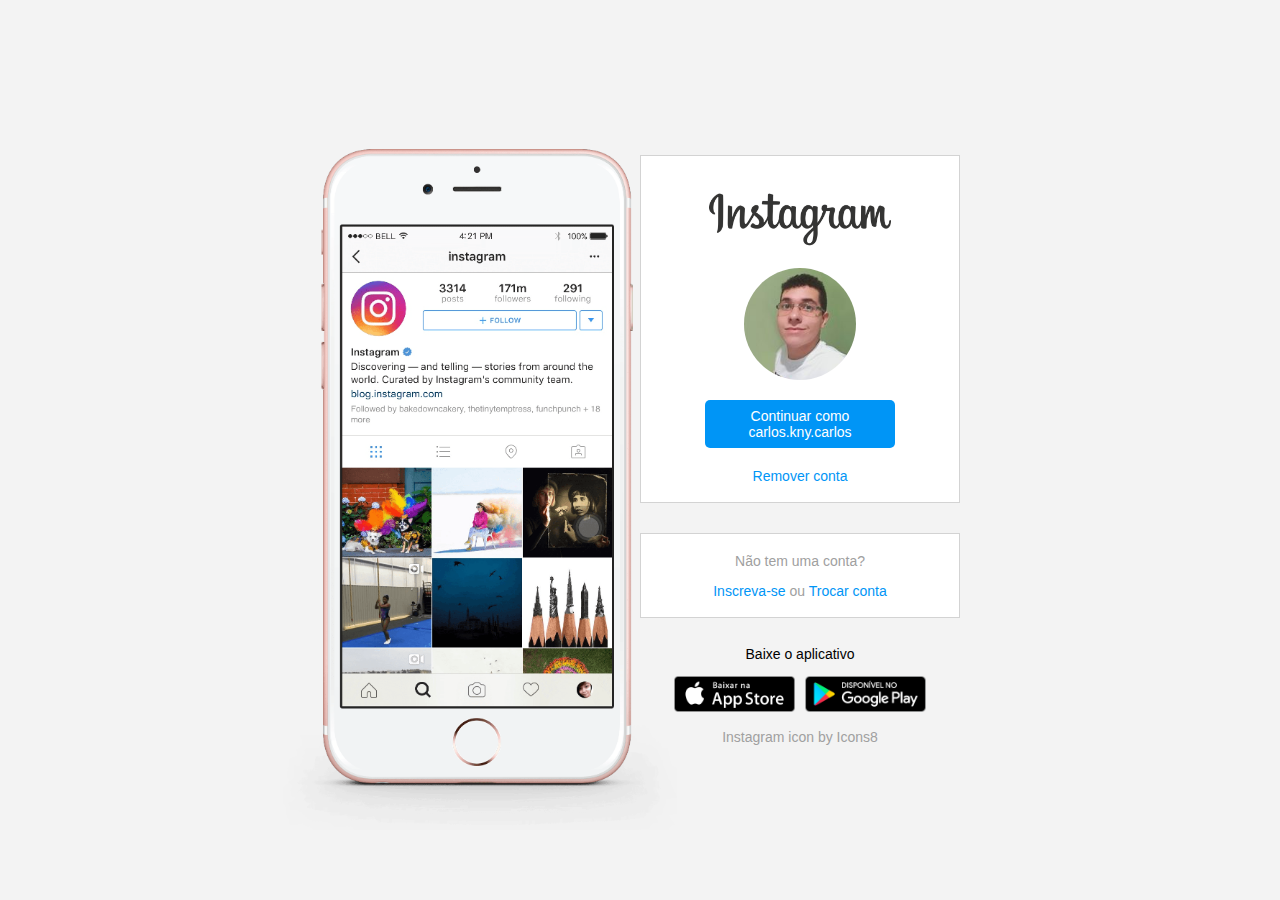
<file: c_instagram/index.html>
<!DOCTYPE html>
<html lang="pt-br">

<head>
    <meta charset="utf-8">
    <meta http-equiv="X-UA-Compatible" content="IE=edge">
    <meta name="viewpor" content="width=device-width, initial-scale=1.0">
    <!-- css -->
    <link rel="stylesheet" href="css/style.css">
    <link rel="stylesheet" href="css/responsivo.css">
    <!-- fim css -->

    <!-- favicon -->
    <link rel="shortcut icon" href="favicon/favicon.ico" type="image/x-icon">
    <!-- fim favicon -->
    <title>
        Clone-Instagram
    </title>
</head>

<body>
    <div class="instagram-wrapper">
        <div class="instagram-phone">
            <img src="img/instagram-celular.png" alt="Celular com instagram">
        </div>
        <div class="instagram-continue">
            <div class="group">
                <a href="#"><img class="instagram-logo" src="img/instagram-1594387_1280.png" alt="instagram logo"></a>

                <div class="profile-photo">
                    <img src="img/mypf.jpg" alt="Foto de perfil">
                </div>

                <a href="#" class="instagram-login"> Continuar como carlos.kny.carlos</a>

                <a href="#" class="instagram-logout">Remover conta</a>
            </div>

            <div class="group">
                <p class="not-account">
                    Não tem uma conta?
                </p>
                <p class="not-account">
                    <span class="link-blue">
                        <a href="#">Inscreva-se</a>
                    </span>
                    ou
                    <span class="link-blue">
                        <a href="#">Trocar conta</a>
                    </span>
                </p>
            </div>

            <div class="get-the-apps">
                <p class="get-the-apps">
                    Baixe o aplicativo
                </p>

                <div class="download">

                    <a href="#">
                        <img class="playstore" src="img/68006a2bb372.png" alt="baixe na playstore">
                    </a>
                    <a href="#">

                        <img class="applestore" src="img/2f2a0c05b2f3.png" alt="baixe no app store">
                    </a>


                </div class="download">

            </div>

            <div class="cpr-favicon">
                <a target="_blank" href="https://icons8.com/icon/Xy10Jcu1L2Su/instagram">Instagram</a> icon by <a
                    target="_blank" href="https://icons8.com">Icons8</a>
            </div>
        </div>
    </div>

</body>

</html>
</file>
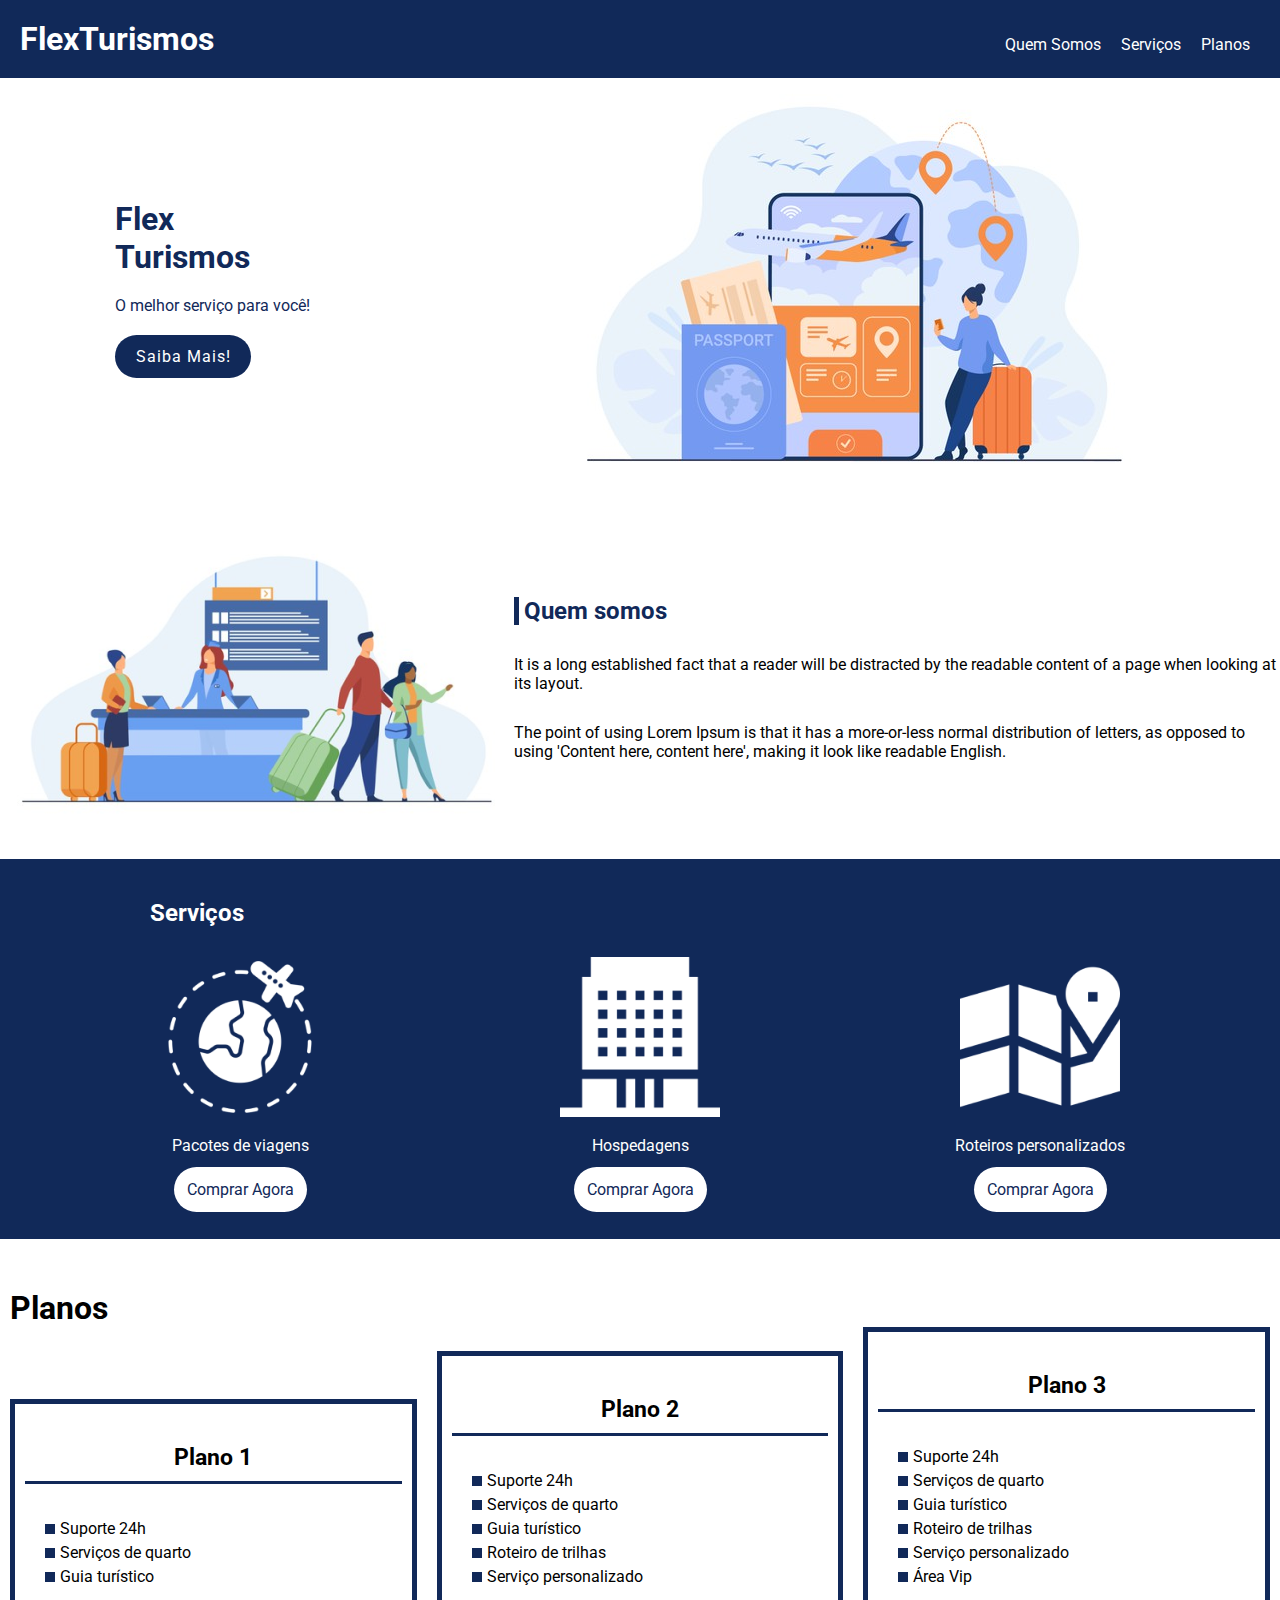
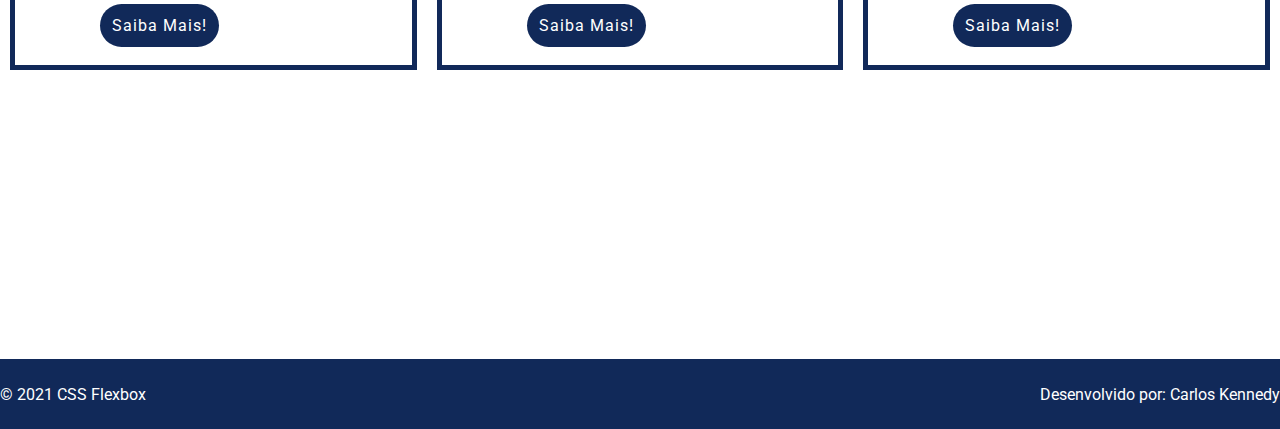
<file: flexturismo/index.html>
<!DOCTYPE html>
<html lang="pt-br">

<head>
    <meta charset="UTF-8">
    <meta name="viewport" content="width=device-width, initial-scale=1.0">
    <title>Flex Turismos</title>
    <!-- Icone do site em Favicon -->

    <link rel="shortcut icon" href="favicon/favicon.ico" type="image/x-icon">
    <!-- <a target="_blank" href="https://icons8.com/icon/62228/vista-frontal-do-avião">Vista frontal do avião</a> icon by <a
        target="_blank" href="https://icons8.com">Icons8</a> -->

    <!-- Fim do site em Favicon -->

    <!-- Css -->
    <link rel="stylesheet" href="css/style.css">
    <link rel="stylesheet" href="css/responsivo.css">
    <!-- Fim do css -->
</head>

<body>
    <header>
        <h1>FlexTurismos</h1>
        <ul>
            <li><a href="#quem-somos">Quem Somos</a></li>
            <li><a href="#servicos">Serviços</a></li>
            <li><a href="#planos">Planos</a></li>
        </ul>
    </header>

    <div class="apresentacao">
        <div class="texto-apresentacao">
            <h1>Flex<br>Turismos</h1>
            <p>O melhor serviço para você!</p>
            <a href="" class="btn">Saiba Mais!</a>
        </div>

        <div>
            <div>
                <img src="./images/0-main.png" alt="banner de apresentação">
            </div>
        </div>
    </div>

    <div id="quem-somos">
        <div>
            <img src="./images/1-quem-somos.png" alt="balcão de atendimento">
        </div>

        <div>
            <h2>Quem somos</h2>

            <p>It is a long established fact that a reader will be distracted by the readable content of a page when
                looking at its layout. </p>

            <p>The point of using Lorem Ipsum is that it has a more-or-less normal distribution of letters, as opposed
                to using 'Content here, content here', making it look like readable English.</p>
        </div>
    </div>

    <div id="servicos">
        <div>
            <h2>Serviços</h2>
        </div>

        <div class="cards">
            <div class="item-1">
                <div>
                    <img src="./images/icon-2.png" alt="hospedagens">
                </div>
                <p>Hospedagens</p>
                <a href="#">Comprar Agora</a>
            </div>

            <div class="item-2">
                <div>
                    <img src="./images/icon-1.png" alt="pacote de viagens">
                </div>
                <p>Pacotes de viagens</p>
                <a href="#">Comprar Agora</a>
            </div>

            <div class="item-3">
                <div>
                    <img src="./images/icon-3.png" alt="roteiros personalizados">
                </div>
                <p>Roteiros personalizados</p>
                <a href="#">Comprar Agora</a>
            </div>
        </div>
    </div>

    <div id="planos">
        <h2>Planos</h2>
        <div class="list-planos">
            <div class="card-plano">
                <h3>Plano 1</h3>
                <ul>
                    <li>Suporte 24h</li>
                    <li>Serviços de quarto</li>
                    <li>Guia turístico</li>
                </ul>
                <a href="#" class="btn">Saiba Mais!</a>
            </div>

            <div class="card-plano">
                <h3>Plano 2</h3>
                <ul>
                    <li>Suporte 24h</li>
                    <li>Serviços de quarto</li>
                    <li>Guia turístico</li>
                    <li>Roteiro de trilhas</li>
                    <li>Serviço personalizado</li>
                </ul>
                <a href="#" class="btn">Saiba Mais!</a>
            </div>

            <div class="card-plano">
                <h3>Plano 3</h3>
                <ul>
                    <li>Suporte 24h</li>
                    <li>Serviços de quarto</li>
                    <li>Guia turístico</li>
                    <li>Roteiro de trilhas</li>
                    <li>Serviço personalizado</li>
                    <li>Área Vip</li>
                </ul>
                <a href="#" class="btn">Saiba Mais!</a>
            </div>
        </div>

    </div>

    <footer>
        <!-- <div class="informacao-dev"> -->

        <p>&copy; 2021 CSS Flexbox</p>
        <br>
        <p>Desenvolvido por: Carlos Kennedy</p>

        <!-- </div> -->
    </footer>
</body>

</html>
</file>
<file: c_instagram/css/style.css>
* {
    margin: 0px;
    padding: 0px;
    box-sizing: border-box;
    text-decoration: none;
    font-family: sans-serif;
    font-size: 14px;
}

body {
    width: 100%;
    min-height: 100vh;
    margin: 0px;
    display: flex;
    justify-content: center;
    background-color: rgb(243, 243, 243);
}

/* Container pai */
.instagram-wrapper {
    display: flex;
    /* eixo Y */
    align-items: center;
    /* eixo X */
    justify-content: center;
    width: 50%;
    height: 100vh;
}

/* fim container pai */

/* container da img de telefone */
.instagram-phone {
    display: flex;
    align-items: center;
    justify-content: center;
    width: 50%;
}

.instagram-phone img {
    height: 55rem;
}

/* fim */

/* container pai dos grupos */
.instagram-continue {
    display: flex;
    align-items: center;
    /* ficou horizontal por conta do column*/
    justify-content: space-around;
    /*  ficou vertical por conta do column */
    flex-direction: column;
    width: 80%;
    min-height: 34rem;
}

/* fim container pai dos grupos */

/* Grupo de login e logout */
.group {
    display: flex;
    justify-content: space-between;
    align-items: center;
    flex-direction: column;
    background-color: #fff;
    width: 100%;
    padding: 1.3rem 0;
    border: 1px solid lightgray
}

.group:nth-child(1) {

    /* E um seletor de css que pega os filhos desse elemento selecionado
se estiver com 1 ele pegará o primeiro elemento, se estiver com 2 ele pegará o segundo elemento.
*/
    min-height: 19rem;
    margin-bottom: 30px;
}

.instagram-logo {
    height: 6.5rem;
}

.profile-photo {
    display: flex;
    align-items: center;
    justify-content: center;
    border-radius: 50%;
    overflow: hidden;
}

.profile-photo img {
    height: 8rem;
}

.instagram-login {
    text-align: center;
    margin-top: 20px;
    width: 60%;
    padding: 8px;
    border-radius: 5px;
    color: #fff;
    background-color: #0095f6;
}

.instagram-logout {
    margin-top: 20px;
    color: #0095f6;
}

.not-account {
    text-align: center;
    color: rgb(160, 160, 160);
}

.not-account:nth-child(1) {
    margin-bottom: 1rem;
}

.link-blue a {
    color: #0095f6;
}

/* fim de grupo login e logout */

/* Grupo download mobile */

.get-the-apps {
    display: flex;
    align-items: center;
    justify-content: center;
    flex-direction: column;
    text-align: center;
    margin-top: 1rem;
    margin-bottom: 1rem
}

.download img {
    margin: 0px .2rem;
    width: 38%;
}

.applestore a {
    order: 0;
}

.playstore {
    order: 2;
}

/* fim grupo de download mobile */

.cpr-favicon {
    color: rgb(160, 160, 160);
}

.cpr-favicon a {
    color: rgb(160, 160, 160);
    transition: 0.6s ease-in-out;
}

.cpr-favicon a:hover {

    border-bottom: 1px solid #fff;
}
</file>
<file: c_instagram/css/responsivo.css>
@media (max-width: 1024px) {
    .instagram-wrapper {
        width: 90%;
    }
}

@media (max-width: 650px) {

    body {
        background-color: #fff;
    }

    .instagram-wrapper {
        width: 90%;
    }

    .instagram-phone {
        display: none;
    }

    .instagram-continue {
        width: 100%;
    }

    .instagram-login {
        width: 70%;
    }

    .download img {
        margin: 0px .2rem;
        width: 47%;
    }

    .group {
        border: 1px solid transparent;
    }

    .group:nth-child(1) {
        margin-bottom: 10px;
    }
}
</file>
<file: flexturismo/css/style.css>
/* import */
@import url('https://fonts.googleapis.com/css2?family=Roboto&display=swap');
/* fim import */

* {
    margin: 0px;
    padding: 0px;
    box-sizing: border-box;
    font-family: 'Roboto', sans-serif;
}

::-webkit-scrollbar {
    width: 4px;

}

::-webkit-scrollbar-thumb {
    background-color: var(--azul);
}

:root {
    --azul: #112959;
    --branco: #fff;
}

a {
    text-decoration: none;
}

header {
    display: flex;
    justify-content: space-between;
    align-items: baseline;
    padding: 20px;
    list-style: none;
    text-decoration: none;
    color: var(--branco);
    background-color: var(--azul);
}

header ul {
    display: flex;
    justify-content: space-between;
    align-items: baseline;
    list-style: none;
    text-decoration: none;
}

header a {
    text-decoration: none;
    color: var(--branco);
    margin: 10px;
}

/* Trecho de apresentação */

.apresentacao {
    display: flex;
    justify-content: space-around;
}

.texto-apresentacao {
    display: flex;
    justify-content: center;
    flex-direction: column;

    color: var(--azul);
}

.texto-apresentacao h1 {
    margin-bottom: 10px;
}

.texto-apresentacao p {
    margin-top: 10px;
    margin-bottom: 20px;
}

.btn {
    letter-spacing: 1px;
    width: 70%;
    padding: 12px 12px;

    text-align: center;
    border-radius: 100px;

    background-color: var(--azul);
    color: var(--branco);
}

/* Fim do trecho de apresentação */

/* Trecho sobre-nós */
#quem-somos {
    display: flex;
    justify-content: space-around;
    align-items: center;
}

#quem-somos h2 {
    padding-left: 5px;
    color: var(--azul);
    border-left: var(--azul) 5px solid;
}

#quem-somos p {
    padding-top: 30px;
}

/* fim trecho sobre-nós */

/* Trecho nossos serviços */

#servicos {
    padding: 40px;

    color: var(--branco);
    background-color: var(--azul);
}

#servicos h2 {
    margin-left: 110px;
    margin-bottom: 30px;

    text-align: left;
}

#servicos img {
    width: 80%;
}

.cards {
    display: flex;
    justify-content: space-around;
    align-items: center;
    text-align: center;
}

.item-2 {
    order: -1;
}

.cards p {
    margin-bottom: 25px;
    margin-top: 15px;
}

.cards a {
    padding: 13px;
    border-radius: 30px;

    color: var(--azul);
    background-color: var(--branco);
}

/* Fim trecho de nossos serviços */

/* Trecho de nossos planos */

#planos {
    flex-direction: column;
    min-height: 80vh;
    padding-top: 50px;
}

#planos h2 {
    margin-left: 10px;
    font-size: 32px;
}

.card-plano {
    flex: 1;
    padding: 10px;
    padding-bottom: 30px;
    margin: 0px 10px;

    border: 5px solid var(--azul);
}

.card-plano h3 {
    margin-top: 20px;
    margin-bottom: 20px;
    padding: 10px;

    border-bottom: 3px solid var(--azul);

    text-align: center;
    font-size: 23px;
}

.card-plano ul {
    display: flex;
    flex-direction: column;
    padding: 10px 20px;
    margin-bottom: 20px;

    list-style-type: square;
}

.card-plano ul li {
    display: flex;
    flex-wrap: nowrap;
    align-items: center;
}

.card-plano ul li::before {
    content: "";
    margin-right: 5px;
    width: 10px;
    height: 10px;
    background-color: var(--azul);
}

.card-plano li {
    padding-top: 5px;
}

.list-planos {
    display: flex;
    justify-content: space-between;
    align-items: flex-end;
}

.card-plano .btn {
    letter-spacing: 1px;
    margin: 75px;
    margin-bottom: 20px;
    padding: 12px 12px;

    text-align: center;
    border-radius: 100px;

    background-color: var(--azul);
    color: var(--branco);
}

/* Fim trecho de nossos planos */

/* Trecho do rodape com informações do dev */


footer {
    display: flex;
    justify-content: space-between;
    align-items: center;
    height: 70px;
    color: var(--branco);
    background-color: var(--azul);
}

/* Fim trecho do rodape com informações do dev */
</file>
<file: flexturismo/css/responsivo.css>
@media(max-width: 992px) {

    header {
        display: flex;
        align-items: center;
        flex-direction: column;
    }

    header ul {
        margin-top: 30px
    }

    .apresentacao {
        display: flex;
        align-items: center;
        flex-direction: column-reverse;

        text-align: center;
    }

    .apresentacao img {
        width: 90%;
    }

    .apresentacao .btn {
        padding: 20px;
        margin: 0 auto;
        width: 100%;
    }

    #quem-somos {
        display: flex;
        align-items: center;
        flex-direction: column;
        margin-bottom: 10px;
    }

    #quem-somos p {
        font-size: 18px;
        margin-left: 20px;
    }

    #servicos h2 {
        margin: 0px;
        text-align: center;
    }

    .cards {
        display: flex;
        flex-direction: column;
    }

    .cards p {
        margin-top: 20px;
        margin-bottom: 40px;
    }

    .cards a {
        padding: 20px;
    }

    .cards img {
        width: 85%;
        margin-top: 60px;
    }

    #planos h2 {
        text-align: center;
        margin-bottom: 20px;
    }

    .card-plano {
        margin-bottom: 20px;
    }


    .list-planos {
        display: flex;
        align-items: center;
        flex-direction: column;
        margin-bottom: 30px;
    }

    footer {
        display: flex;
        align-items: center;
        flex-direction: column;
        height: 90px;
        padding: 20px;
    }


}
</file>
